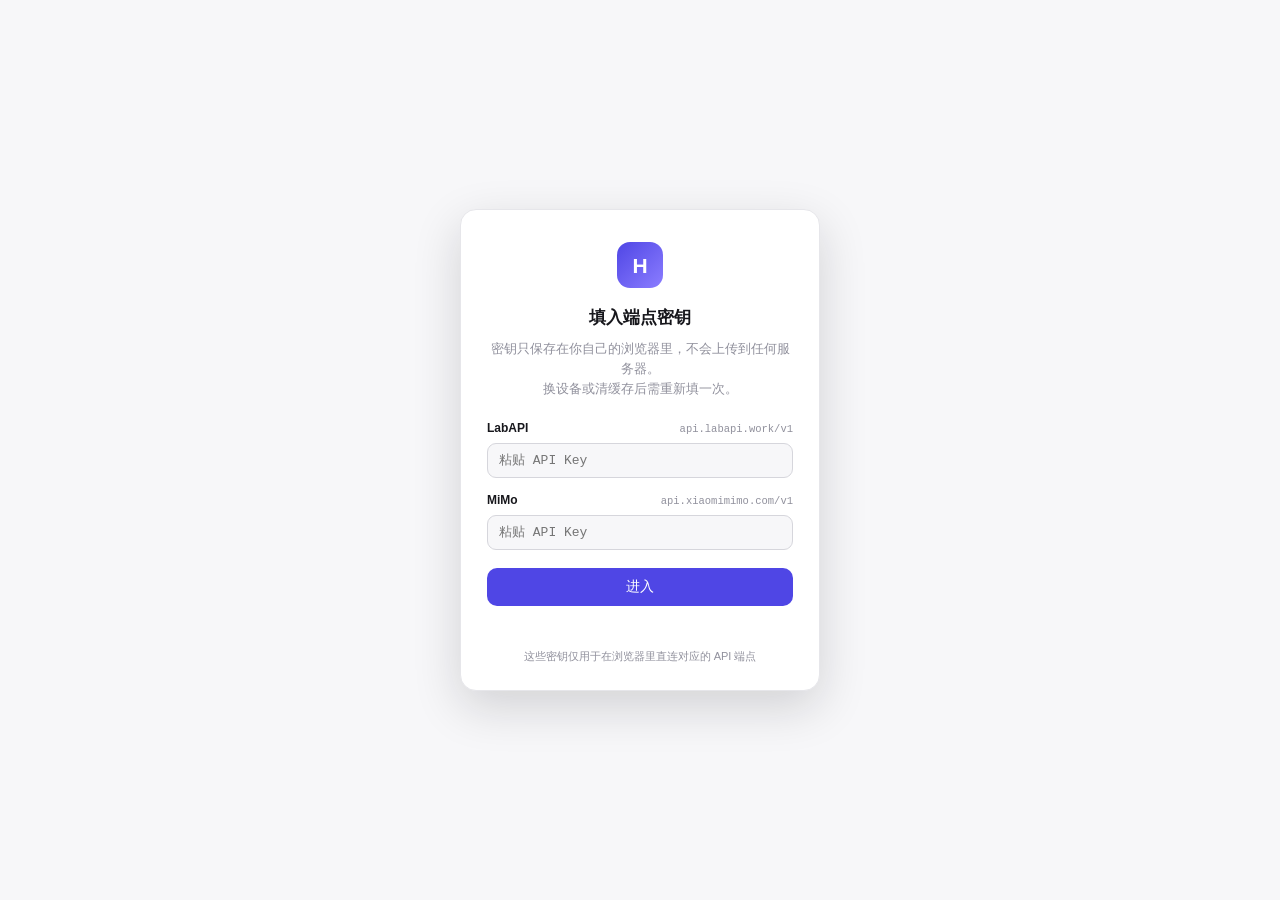
<file: docs/index.html>
<!DOCTYPE html>
<html lang="zh-CN" data-theme="light">
<head>
<meta charset="UTF-8">
<meta name="viewport" content="width=device-width, initial-scale=1.0">
<title>luoy-ai</title>
<link rel="stylesheet" href="style.css">
<link rel="icon" href="data:image/svg+xml,<svg xmlns='http://www.w3.org/2000/svg' viewBox='0 0 100 100'><text y='.9em' font-size='90'>🧭</text></svg>">
</head>
<body>
<div class="app">

  <!-- ============ 侧栏 ============ -->
  <aside class="sidebar" id="sidebar">
    <div class="brand">
      <div class="brand-logo">H</div>
      <div class="brand-text">
        <strong>luoy-ai</strong>
        <span id="brandSub">正在载入…</span>
      </div>
      <button class="icon-btn collapse-btn" id="collapseBtn" title="收起侧栏">
        <svg viewBox="0 0 24 24"><path d="M15 6l-6 6 6 6"/></svg>
      </button>
    </div>

    <button class="new-btn" id="newChatBtn">
      <svg viewBox="0 0 24 24"><path d="M12 5v14M5 12h14"/></svg>
      新对话
    </button>

    <div class="conv-section">
      <div class="conv-head">对话记录</div>
      <div class="conv-list" id="convList"></div>
    </div>

    <div class="sidebar-foot">
      <button class="foot-btn" id="refreshBtn" title="重新拉取所有端点的模型列表">
        <svg viewBox="0 0 24 24"><path d="M21 12a9 9 0 11-3-6.7M21 3v6h-6"/></svg>
        刷新模型
      </button>
      <button class="foot-btn" id="themeBtn">
        <svg viewBox="0 0 24 24"><path d="M21 12.8A9 9 0 1111.2 3a7 7 0 009.8 9.8z"/></svg>
        <span id="themeLabel">深色</span>
      </button>
    </div>
  </aside>

  <!-- ============ 主区 ============ -->
  <main class="main">
    <header class="topbar">
      <div class="picker-wrap">
        <button class="model-trigger" id="modelTrigger">
          <span class="dot" id="triggerDot"></span>
          <span class="model-trigger-label" id="modelLabel">选择模型</span>
          <svg class="chev" viewBox="0 0 24 24"><path d="M6 9l6 6 6-6"/></svg>
        </button>

        <div class="picker-panel" id="pickerPanel" hidden>
          <div class="picker-top">
            <input type="text" id="modelSearch" placeholder="搜索模型 / 端点…" autocomplete="off">
            <label class="mini-check">
              <input type="checkbox" id="chatOnly" checked>
              仅对话模型
            </label>
          </div>
          <div class="picker-list" id="pickerList"></div>
          <div class="picker-foot">
            <span id="pickerHint">可多选，选中多个即开启对比模式</span>
            <button class="text-btn" id="clearSel">清空</button>
          </div>
        </div>
      </div>

      <div class="topbar-right">
        <button class="chip-btn" id="compareChip" hidden>
          <svg viewBox="0 0 24 24"><path d="M9 3v18M15 3v18M3 9h18M3 15h18"/></svg>
          <span id="compareChipText">对比 0</span>
        </button>
        <button class="chip-btn" id="paramBtn">
          <svg viewBox="0 0 24 24"><path d="M4 21v-7M4 10V3M12 21v-9M12 8V3M20 21v-5M20 12V3M1 14h6M9 8h6M17 16h6"/></svg>
          参数
        </button>
        <button class="chip-btn" id="exportBtn" title="导出当前对话为 Markdown">
          <svg viewBox="0 0 24 24"><path d="M12 3v12M7 10l5 5 5-5M5 21h14"/></svg>
          导出
        </button>
      </div>

      <!-- 参数面板 -->
      <div class="param-pop" id="paramPop" hidden>
        <div class="param-row">
          <label>系统提示词</label>
          <textarea id="pSystem" rows="3" placeholder="留空则不发送 system 消息"></textarea>
        </div>
        <div class="param-grid">
          <div class="param-row">
            <label>Temperature <b id="vTemp">0.7</b></label>
            <input type="range" id="pTemp" min="0" max="2" step="0.1" value="0.7">
          </div>
          <div class="param-row">
            <label>最大输出 tokens</label>
            <input type="number" id="pMax" placeholder="默认" min="1" max="200000">
          </div>
        </div>
        <label class="mini-check wide">
          <input type="checkbox" id="pStream" checked>
          流式输出（实时逐字显示）
        </label>
      </div>
    </header>

    <div class="chat-scroll" id="chatScroll">
      <div class="chat-inner" id="chatInner"></div>
    </div>

    <div class="composer">
      <div class="composer-box">
        <textarea id="input" rows="1" placeholder="输入消息，Enter 发送 / Shift+Enter 换行"></textarea>
        <button class="send-btn" id="sendBtn" title="发送">
          <svg viewBox="0 0 24 24"><path d="M4 12l16-8-6 8 6 8z"/></svg>
        </button>
        <button class="stop-btn" id="stopBtn" hidden title="停止生成">
          <svg viewBox="0 0 24 24"><rect x="6" y="6" width="12" height="12" rx="2"/></svg>
        </button>
      </div>
      <div class="composer-foot">
        <span id="statusLine">就绪</span>
        <span class="kbd-hint">Enter 发送 · Shift+Enter 换行</span>
      </div>
    </div>
  </main>
</div>

<div class="toast-wrap" id="toastWrap"></div>

<!-- 端点密钥配置 -->
<div class="login-gate" id="loginGate" hidden>
  <div class="login-card">
    <div class="login-logo">H</div>
    <h2>填入端点密钥</h2>
    <p>密钥只保存在你自己的浏览器里，不会上传到任何服务器。<br>换设备或清缓存后需重新填一次。</p>
    <div class="cfg-rows" id="cfgRows"></div>
    <button class="cfg-save" id="loginBtn">进入</button>
    <div class="login-err" id="loginErr"></div>
    <div class="login-tip">这些密钥仅用于在浏览器里直连对应的 API 端点</div>
  </div>
</div>

<script src="app.js"></script>
</body>
</html>
</file>
<file: docs/style.css>
/* ==========================================================
   luoy-ai · 样式
   ========================================================== */
:root {
  --bg:        #ffffff;
  --bg-sub:    #f7f7f9;
  --bg-elev:   #ffffff;
  --bg-hover:  #f0f0f3;
  --bg-active: #ebebef;
  --sidebar:   #fafafa;
  --border:    #e6e6ea;
  --border-str:#d6d6dc;
  --text:      #17171c;
  --text-2:    #5c5c66;
  --text-3:    #90909c;
  --accent:    #4f46e5;
  --accent-soft:#eeebff;
  --accent-text:#ffffff;
  --ok:        #16a34a;
  --warn:      #d97706;
  --err:       #dc2626;
  --err-soft:  #fef2f2;
  --code-bg:   #f6f7f9;
  --shadow-sm: 0 1px 2px rgba(16,16,24,.06), 0 1px 3px rgba(16,16,24,.04);
  --shadow-md: 0 4px 16px rgba(16,16,24,.10), 0 1px 3px rgba(16,16,24,.06);
  --shadow-lg: 0 16px 48px rgba(16,16,24,.16);
  --radius:    10px;
  --radius-lg: 14px;
  --mono: ui-monospace, "SF Mono", "Cascadia Code", Consolas, "Liberation Mono", monospace;
}
[data-theme="dark"] {
  --bg:        #131318;
  --bg-sub:    #17171d;
  --bg-elev:   #1c1c23;
  --bg-hover:  #232330;
  --bg-active: #2a2a38;
  --sidebar:   #16161c;
  --border:    #2a2a34;
  --border-str:#3a3a47;
  --text:      #eceef2;
  --text-2:    #a2a4af;
  --text-3:    #71737f;
  --accent:    #7c74ff;
  --accent-soft:#24204a;
  --accent-text:#ffffff;
  --ok:        #4ade80;
  --warn:      #fbbf24;
  --err:       #f87171;
  --err-soft:  #2b1618;
  --code-bg:   #1a1a22;
  --shadow-sm: 0 1px 2px rgba(0,0,0,.4);
  --shadow-md: 0 4px 16px rgba(0,0,0,.45);
  --shadow-lg: 0 16px 48px rgba(0,0,0,.6);
}

* { box-sizing: border-box; margin: 0; padding: 0; }
/* 必须早于组件 display 规则生效，否则 flex/grid 会盖掉 hidden 属性 */
[hidden] { display: none !important; }
html, body { height: 100%; }
body {
  font-family: -apple-system, BlinkMacSystemFont, "Segoe UI", "PingFang SC",
               "Hiragino Sans GB", "Microsoft YaHei", sans-serif;
  background: var(--bg);
  color: var(--text);
  font-size: 14px;
  line-height: 1.6;
  -webkit-font-smoothing: antialiased;
  overflow: hidden;
}
svg { width: 16px; height: 16px; fill: none; stroke: currentColor; stroke-width: 2;
      stroke-linecap: round; stroke-linejoin: round; flex: none; }
button { font-family: inherit; font-size: inherit; cursor: pointer; border: none; background: none; color: inherit; }
input, textarea { font-family: inherit; font-size: inherit; color: inherit; }
::-webkit-scrollbar { width: 9px; height: 9px; }
::-webkit-scrollbar-thumb { background: var(--border-str); border-radius: 6px; border: 2px solid transparent; background-clip: content-box; }
::-webkit-scrollbar-thumb:hover { background: var(--text-3); background-clip: content-box; }
::-webkit-scrollbar-track { background: transparent; }

/* ============ 布局 ============ */
.app { display: flex; height: 100vh; }

/* ============ 侧栏 ============ */
.sidebar {
  width: 254px; flex: none; background: var(--sidebar);
  border-right: 1px solid var(--border);
  display: flex; flex-direction: column;
  transition: width .2s ease;
}
.sidebar.collapsed { width: 60px; }
.sidebar.collapsed .brand-text,
.sidebar.collapsed .new-btn span,
.sidebar.collapsed .conv-section,
.sidebar.collapsed .foot-btn span { display: none; }
.sidebar.collapsed .new-btn { justify-content: center; padding: 10px; }
.sidebar.collapsed .brand { justify-content: center; }
.sidebar.collapsed .collapse-btn svg { transform: rotate(180deg); }

.brand { display: flex; align-items: center; gap: 10px; padding: 14px 14px 10px; }
.brand-logo {
  width: 30px; height: 30px; flex: none; border-radius: 8px;
  background: linear-gradient(135deg, var(--accent), #8b7dff);
  color: #fff; font-weight: 700; font-size: 15px;
  display: grid; place-items: center;
}
.brand-text { display: flex; flex-direction: column; min-width: 0; flex: 1; }
.brand-text strong { font-size: 14px; letter-spacing: .2px; }
.brand-text span { font-size: 11px; color: var(--text-3); white-space: nowrap; overflow: hidden; text-overflow: ellipsis; }
.collapse-btn { color: var(--text-3); padding: 4px; border-radius: 6px; }
.collapse-btn:hover { background: var(--bg-hover); color: var(--text); }

.new-btn {
  display: flex; align-items: center; gap: 8px; justify-content: center;
  margin: 4px 12px 12px; padding: 9px 12px;
  background: var(--accent); color: var(--accent-text);
  border-radius: var(--radius); font-weight: 500;
  box-shadow: var(--shadow-sm); transition: filter .15s;
}
.new-btn:hover { filter: brightness(1.08); }
.new-btn svg { width: 15px; height: 15px; }

.conv-section { flex: 1; overflow-y: auto; padding: 0 8px; }
.conv-head {
  font-size: 11px; font-weight: 600; color: var(--text-3);
  text-transform: uppercase; letter-spacing: .06em;
  padding: 6px 8px;
}
.conv-item {
  display: flex; align-items: center; gap: 8px;
  padding: 8px 9px; border-radius: 8px; margin-bottom: 2px;
  cursor: pointer; color: var(--text-2); font-size: 13px;
  transition: background .12s;
}
.conv-item:hover { background: var(--bg-hover); color: var(--text); }
.conv-item.active { background: var(--bg-active); color: var(--text); font-weight: 500; }
.conv-item .title { flex: 1; white-space: nowrap; overflow: hidden; text-overflow: ellipsis; }
.conv-item .del { opacity: 0; color: var(--text-3); padding: 2px; border-radius: 5px; }
.conv-item:hover .del { opacity: 1; }
.conv-item .del:hover { color: var(--err); background: var(--err-soft); }

.sidebar-foot { padding: 8px; border-top: 1px solid var(--border); display: flex; flex-direction: column; gap: 2px; }
.foot-btn {
  display: flex; align-items: center; gap: 9px;
  padding: 8px 10px; border-radius: 8px;
  color: var(--text-2); font-size: 13px; width: 100%; text-align: left;
}
.foot-btn:hover { background: var(--bg-hover); color: var(--text); }
.foot-btn svg { width: 15px; height: 15px; }

/* ============ 主区 ============ */
.main { flex: 1; display: flex; flex-direction: column; min-width: 0; background: var(--bg); }

.topbar {
  display: flex; align-items: center; gap: 10px;
  padding: 10px 16px; border-bottom: 1px solid var(--border);
  position: relative; z-index: 40; background: var(--bg);
}
.picker-wrap { position: relative; }
.model-trigger {
  display: flex; align-items: center; gap: 8px;
  padding: 7px 12px; border: 1px solid var(--border);
  border-radius: var(--radius); background: var(--bg-elev);
  font-weight: 500; max-width: 420px; box-shadow: var(--shadow-sm);
}
.model-trigger:hover { border-color: var(--border-str); }
.model-trigger .dot { width: 7px; height: 7px; border-radius: 50%; background: var(--text-3); flex: none; }
.model-trigger .dot.ok { background: var(--ok); }
.model-trigger-label { white-space: nowrap; overflow: hidden; text-overflow: ellipsis; }
.model-trigger .chev { width: 14px; height: 14px; color: var(--text-3); }

.picker-panel {
  position: absolute; top: calc(100% + 6px); left: 0; width: 460px;
  background: var(--bg-elev); border: 1px solid var(--border);
  border-radius: var(--radius-lg); box-shadow: var(--shadow-lg);
  z-index: 100; overflow: hidden;
}
.picker-top { padding: 10px; border-bottom: 1px solid var(--border); display: flex; gap: 10px; align-items: center; }
.picker-top input[type=text] {
  flex: 1; padding: 7px 10px; border: 1px solid var(--border);
  border-radius: 8px; background: var(--bg-sub); outline: none;
}
.picker-top input[type=text]:focus { border-color: var(--accent); background: var(--bg-elev); }
.mini-check { display: flex; align-items: center; gap: 5px; font-size: 12px; color: var(--text-2); cursor: pointer; white-space: nowrap; }
.mini-check input { accent-color: var(--accent); }
.mini-check.wide { padding: 4px 0; }

.picker-list { max-height: 380px; overflow-y: auto; padding: 6px; }
.pick-group-head {
  display: flex; align-items: center; gap: 7px;
  padding: 8px 8px 4px; font-size: 11px; font-weight: 600;
  color: var(--text-3); text-transform: uppercase; letter-spacing: .05em;
}
.pick-group-head .badge { font-weight: 500; text-transform: none; letter-spacing: 0; }
.pick-group-head .badge.bad { color: var(--err); }
.pick-group-head .badge.good { color: var(--ok); }

.pick-item {
  display: flex; align-items: center; gap: 9px;
  padding: 7px 9px; border-radius: 8px; cursor: pointer; font-size: 13px;
}
.pick-item:hover { background: var(--bg-hover); }
.pick-item.sel { background: var(--accent-soft); }
.pick-item .box {
  width: 15px; height: 15px; border: 1.5px solid var(--border-str);
  border-radius: 4px; flex: none; display: grid; place-items: center;
}
.pick-item.sel .box { background: var(--accent); border-color: var(--accent); }
.pick-item.sel .box::after { content: ""; width: 8px; height: 4px; border-left: 2px solid #fff; border-bottom: 2px solid #fff; transform: rotate(-45deg) translate(1px,-1px); }
.pick-item .mid { font-family: var(--mono); font-size: 12px; }
.pick-item .tag {
  margin-left: auto; font-size: 10px; padding: 1px 6px; border-radius: 20px;
  background: var(--bg-active); color: var(--text-3);
}
.picker-foot {
  display: flex; align-items: center; justify-content: space-between;
  padding: 8px 12px; border-top: 1px solid var(--border);
  font-size: 11px; color: var(--text-3);
}
.text-btn { color: var(--accent); font-size: 11px; font-weight: 500; }
.text-btn:hover { text-decoration: underline; }

.topbar-right { margin-left: auto; display: flex; gap: 7px; align-items: center; }
.chip-btn {
  display: flex; align-items: center; gap: 6px;
  padding: 7px 11px; border: 1px solid var(--border);
  border-radius: 8px; color: var(--text-2); font-size: 12.5px;
  background: var(--bg-elev);
}
.chip-btn:hover { background: var(--bg-hover); color: var(--text); }
.chip-btn svg { width: 14px; height: 14px; }
#compareChip { border-color: var(--accent); color: var(--accent); background: var(--accent-soft); }

.param-pop {
  position: absolute; top: calc(100% + 6px); right: 16px; width: 340px;
  background: var(--bg-elev); border: 1px solid var(--border);
  border-radius: var(--radius-lg); box-shadow: var(--shadow-lg);
  padding: 14px; z-index: 100;
}
.param-row { margin-bottom: 12px; }
.param-row label { display: block; font-size: 12px; color: var(--text-2); margin-bottom: 5px; font-weight: 500; }
.param-row label b { color: var(--accent); font-family: var(--mono); }
.param-row textarea, .param-row input[type=number] {
  width: 100%; padding: 7px 10px; border: 1px solid var(--border);
  border-radius: 8px; background: var(--bg-sub); outline: none; resize: vertical;
}
.param-row textarea:focus, .param-row input[type=number]:focus { border-color: var(--accent); background: var(--bg-elev); }
.param-grid { display: grid; grid-template-columns: 1fr 1fr; gap: 12px; }
input[type=range] { width: 100%; accent-color: var(--accent); }

/* ============ 消息区 ============ */
.chat-scroll { flex: 1; overflow-y: auto; scroll-behavior: smooth; }
.chat-inner { max-width: 900px; margin: 0 auto; padding: 24px 20px 8px; }
.chat-inner.wide { max-width: 100%; }

.welcome { text-align: center; padding: 60px 20px; color: var(--text-3); }
.welcome h1 { font-size: 26px; color: var(--text); margin-bottom: 8px; letter-spacing: -.4px; }
.welcome p { font-size: 13.5px; margin-bottom: 26px; }
.welcome .stat-row { display: flex; gap: 10px; justify-content: center; flex-wrap: wrap; }
.welcome .stat {
  border: 1px solid var(--border); border-radius: var(--radius);
  padding: 12px 18px; background: var(--bg-sub); min-width: 108px;
}
.welcome .stat b { display: block; font-size: 20px; color: var(--text); font-family: var(--mono); }
.welcome .stat span { font-size: 11px; }

.msg { margin-bottom: 20px; display: flex; flex-direction: column; }
.msg.user { align-items: flex-end; }
.bubble-user {
  background: var(--accent); color: var(--accent-text);
  padding: 10px 14px; border-radius: 14px 14px 4px 14px;
  max-width: 78%; white-space: pre-wrap; word-break: break-word;
}
.bubble-user .attached { font-size: 12px; opacity: .8; margin-bottom: 4px; }

/* 对比模式：多列 */
.compare-grid { display: grid; gap: 12px; width: 100%; align-items: start; }
.cmp-col {
  border: 1px solid var(--border); border-radius: var(--radius-lg);
  background: var(--bg-sub); overflow: hidden; display: flex; flex-direction: column; min-width: 0;
}
.cmp-head {
  display: flex; align-items: center; gap: 7px; padding: 8px 12px;
  background: var(--bg-elev); border-bottom: 1px solid var(--border);
  font-size: 12px; font-family: var(--mono);
}
.cmp-head .cdot { width: 6px; height: 6px; border-radius: 50%; background: var(--text-3); flex: none; }
.cmp-head .cdot.ok { background: var(--ok); }
.cmp-head .cdot.err { background: var(--err); }
.cmp-head .cname { white-space: nowrap; overflow: hidden; text-overflow: ellipsis; }
.cmp-head .cmeta { margin-left: auto; color: var(--text-3); font-size: 11px; flex: none; }
.cmp-body { padding: 12px 14px; flex: 1; overflow-x: auto; }

.bubble-ai { width: 100%; }
.ai-head { display: flex; align-items: center; gap: 8px; font-size: 11.5px; color: var(--text-3); margin-bottom: 6px; }
.ai-head .mname { font-family: var(--mono); font-size: 11px; color: var(--text-2); }
.ai-body { word-break: break-word; overflow-wrap: anywhere; }
.ai-body > *:first-child { margin-top: 0; }
.ai-body > *:last-child { margin-bottom: 0; }

/* 思考过程折叠 */
.think {
  border-left: 2px solid var(--border-str); padding: 6px 0 6px 12px;
  margin: 0 0 12px; color: var(--text-3); font-size: 12.5px;
}
.think summary { cursor: pointer; font-size: 12px; color: var(--text-3); user-select: none; }
.think summary:hover { color: var(--text-2); }
.think .think-body { margin-top: 6px; white-space: pre-wrap; font-family: var(--mono); font-size: 11.5px; line-height: 1.65; max-height: 320px; overflow-y: auto; }

.err-box {
  border: 1px solid var(--err); background: var(--err-soft);
  color: var(--err); border-radius: var(--radius); padding: 10px 12px;
  font-size: 12.5px; font-family: var(--mono); white-space: pre-wrap; word-break: break-word;
}
.err-box .err-title { font-weight: 700; font-family: inherit; display: block; margin-bottom: 4px; }

.cursor { display: inline-block; width: 7px; height: 15px; background: var(--accent);
         vertical-align: text-bottom; animation: blink 1s steps(2) infinite; border-radius: 1px; }
@keyframes blink { 50% { opacity: 0; } }

.msg-actions { display: flex; gap: 4px; margin-top: 8px; opacity: 0; transition: opacity .15s; }
.bubble-ai:hover .msg-actions { opacity: 1; }
.act-btn {
  display: flex; align-items: center; gap: 4px; padding: 3px 7px;
  border-radius: 6px; font-size: 11px; color: var(--text-3);
}
.act-btn:hover { background: var(--bg-hover); color: var(--text); }
.act-btn svg { width: 12px; height: 12px; }

/* Markdown */
.ai-body h1, .ai-body h2, .ai-body h3, .ai-body h4 { margin: 18px 0 9px; line-height: 1.35; font-weight: 650; }
.ai-body h1 { font-size: 1.42em; } .ai-body h2 { font-size: 1.24em; } .ai-body h3 { font-size: 1.1em; } .ai-body h4 { font-size: 1em; }
.ai-body p { margin: 0 0 11px; }
.ai-body ul, .ai-body ol { margin: 0 0 11px; padding-left: 22px; }
.ai-body li { margin-bottom: 4px; }
.ai-body li > ul, .ai-body li > ol { margin-top: 4px; }
.ai-body a { color: var(--accent); text-decoration: none; }
.ai-body a:hover { text-decoration: underline; }
.ai-body blockquote {
  border-left: 3px solid var(--border-str); padding: 2px 0 2px 13px;
  margin: 0 0 11px; color: var(--text-2);
}
.ai-body hr { border: none; border-top: 1px solid var(--border); margin: 16px 0; }
.ai-body code.inline {
  font-family: var(--mono); font-size: .875em; background: var(--code-bg);
  border: 1px solid var(--border); padding: 1px 5px; border-radius: 5px;
}
.ai-body table { border-collapse: collapse; width: 100%; margin: 0 0 12px; font-size: 13px; display: block; overflow-x: auto; }
.ai-body th, .ai-body td { border: 1px solid var(--border); padding: 6px 10px; text-align: left; }
.ai-body th { background: var(--bg-sub); font-weight: 600; }
.ai-body img { max-width: 100%; border-radius: 8px; }

.code-block { margin: 0 0 12px; border: 1px solid var(--border); border-radius: var(--radius); overflow: hidden; background: var(--code-bg); }
.code-head {
  display: flex; align-items: center; justify-content: space-between;
  padding: 5px 10px; background: var(--bg-elev); border-bottom: 1px solid var(--border);
  font-size: 11px; color: var(--text-3); font-family: var(--mono);
}
.code-head .copy-code { color: var(--text-3); font-size: 11px; padding: 2px 7px; border-radius: 5px; }
.code-head .copy-code:hover { background: var(--bg-hover); color: var(--text); }
.code-block pre { margin: 0; padding: 11px 13px; overflow-x: auto; }
.code-block code { font-family: var(--mono); font-size: 12.5px; line-height: 1.6; color: var(--text); }

/* ============ 输入区 ============ */
.composer { padding: 6px 20px 16px; background: var(--bg); }
.composer-box {
  max-width: 900px; margin: 0 auto; display: flex; align-items: flex-end; gap: 8px;
  border: 1px solid var(--border-str); border-radius: var(--radius-lg);
  padding: 8px 8px 8px 14px; background: var(--bg-elev);
  box-shadow: var(--shadow-sm); transition: border-color .15s, box-shadow .15s;
}
.composer-box:focus-within { border-color: var(--accent); box-shadow: 0 0 0 3px var(--accent-soft); }
.composer-box textarea {
  flex: 1; border: none; outline: none; resize: none; background: transparent;
  max-height: 220px; line-height: 1.6; padding: 5px 0;
}
.send-btn, .stop-btn {
  width: 34px; height: 34px; flex: none; border-radius: 9px;
  display: grid; place-items: center;
  background: var(--accent); color: var(--accent-text);
}
.send-btn:hover { filter: brightness(1.1); }
.send-btn:disabled { opacity: .35; cursor: not-allowed; filter: none; }
.stop-btn { background: var(--err); }
.composer-foot {
  max-width: 900px; margin: 6px auto 0; display: flex; justify-content: space-between;
  font-size: 11px; color: var(--text-3); padding: 0 4px;
}
.kbd-hint { font-family: var(--mono); font-size: 10.5px; opacity: .8; }

/* ============ 访问密码 ============ */
.login-gate {
  position: fixed; inset: 0; z-index: 900;
  background: var(--bg-sub);
  display: grid; place-items: center; padding: 20px;
}
.login-card {
  width: 360px; max-width: 100%; text-align: center;
  background: var(--bg-elev); border: 1px solid var(--border);
  border-radius: 16px; padding: 32px 26px 24px; box-shadow: var(--shadow-lg);
}
.login-logo {
  width: 46px; height: 46px; margin: 0 auto 16px; border-radius: 13px;
  background: linear-gradient(135deg, var(--accent), #8b7dff);
  color: #fff; font-weight: 700; font-size: 21px; display: grid; place-items: center;
}
.login-card h2 { font-size: 17px; margin-bottom: 7px; }
.login-card > p { font-size: 12.5px; color: var(--text-3); margin-bottom: 20px; line-height: 1.6; }
.login-row { display: flex; gap: 8px; }
.login-row input {
  flex: 1; padding: 10px 12px; border: 1px solid var(--border-str);
  border-radius: 10px; background: var(--bg-sub); outline: none;
}
.login-row input:focus { border-color: var(--accent); background: var(--bg-elev); }
.login-row button {
  padding: 10px 20px; border-radius: 10px; font-weight: 500;
  background: var(--accent); color: var(--accent-text);
}
.login-row button:hover { filter: brightness(1.08); }
.login-row button:disabled { opacity: .5; cursor: not-allowed; }
.login-err { color: var(--err); font-size: 12px; margin-top: 10px; min-height: 17px; }
.login-tip { font-size: 11px; color: var(--text-3); margin-top: 14px; line-height: 1.7; }
.login-tip code {
  font-family: var(--mono); background: var(--code-bg);
  border: 1px solid var(--border); padding: 1px 4px; border-radius: 4px; font-size: 10.5px;
}

/* ============ Toast ============ */
.toast-wrap { position: fixed; top: 16px; right: 16px; z-index: 999; display: flex; flex-direction: column; gap: 8px; }
.toast {
  background: var(--bg-elev); border: 1px solid var(--border);
  border-left: 3px solid var(--accent);
  border-radius: var(--radius); padding: 10px 14px; font-size: 12.5px;
  box-shadow: var(--shadow-md); max-width: 340px;
  animation: slideIn .2s ease; word-break: break-word;
}
.toast.err { border-left-color: var(--err); }
.toast.ok  { border-left-color: var(--ok); }
@keyframes slideIn { from { opacity: 0; transform: translateX(20px); } }

/* ============ 响应式 ============ */
@media (max-width: 820px) {
  .sidebar { position: absolute; height: 100%; z-index: 200; box-shadow: var(--shadow-lg); }
  .sidebar:not(.collapsed) { width: 254px; }
  .sidebar.collapsed { width: 0; overflow: hidden; border: none; }
  .picker-panel { width: calc(100vw - 40px); }
  .bubble-user { max-width: 92%; }
  .compare-grid { grid-template-columns: 1fr !important; }
}


/* ============ 端点密钥配置 ============ */
.cfg-rows { text-align: left; margin-bottom: 18px; }
.cfg-row { margin-bottom: 13px; }
.cfg-row label {
  display: flex; justify-content: space-between; align-items: baseline;
  margin-bottom: 5px; font-size: 12px;
}
.cfg-row label b { font-weight: 600; color: var(--text); }
.cfg-row label span { color: var(--text-3); font-family: var(--mono); font-size: 10.5px; }
.cfg-row input {
  width: 100%; padding: 9px 11px; font-size: 13px;
  border: 1px solid var(--border-str); border-radius: 9px;
  background: var(--bg-sub); outline: none; font-family: var(--mono);
}
.cfg-row input:focus { border-color: var(--accent); background: var(--bg-elev); }
.cfg-save {
  width: 100%; padding: 10px; border-radius: 10px;
  font-weight: 500; background: var(--accent); color: var(--accent-text);
}
.cfg-save:hover { filter: brightness(1.08); }
</file>
